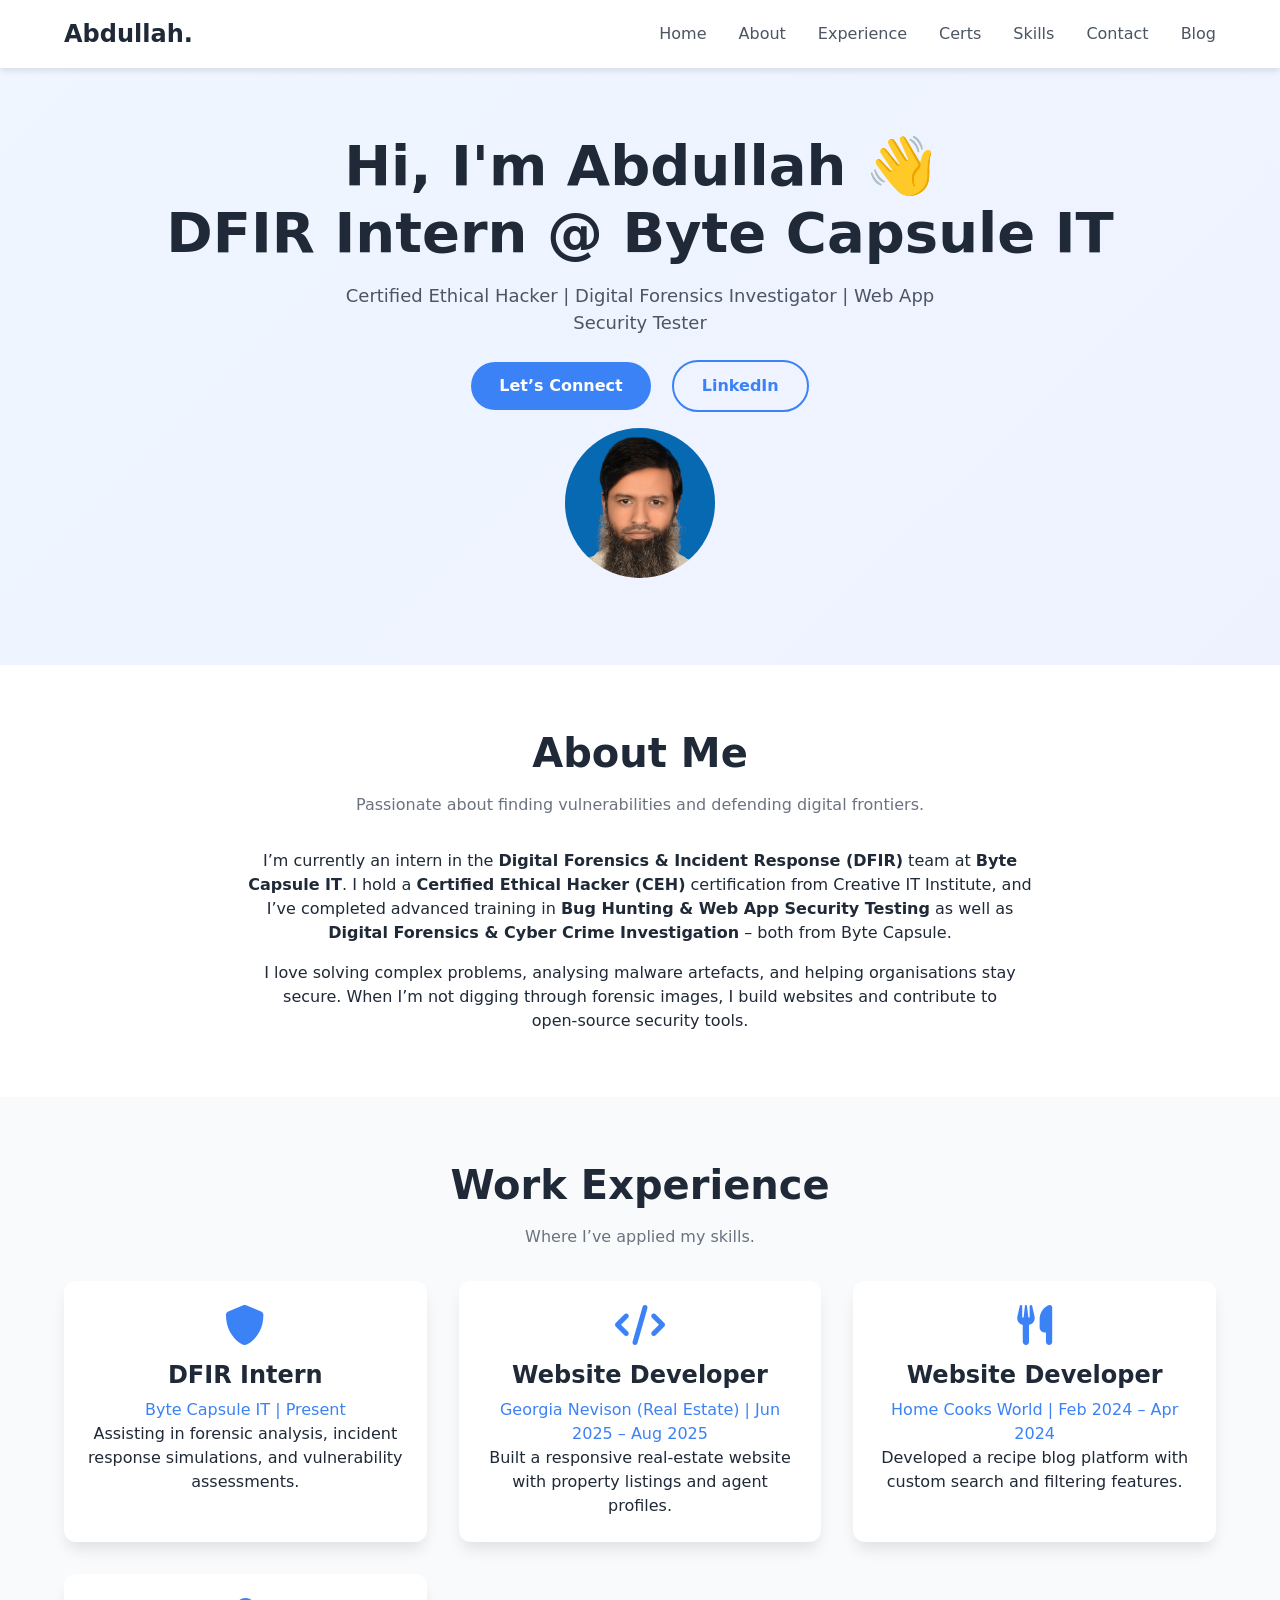
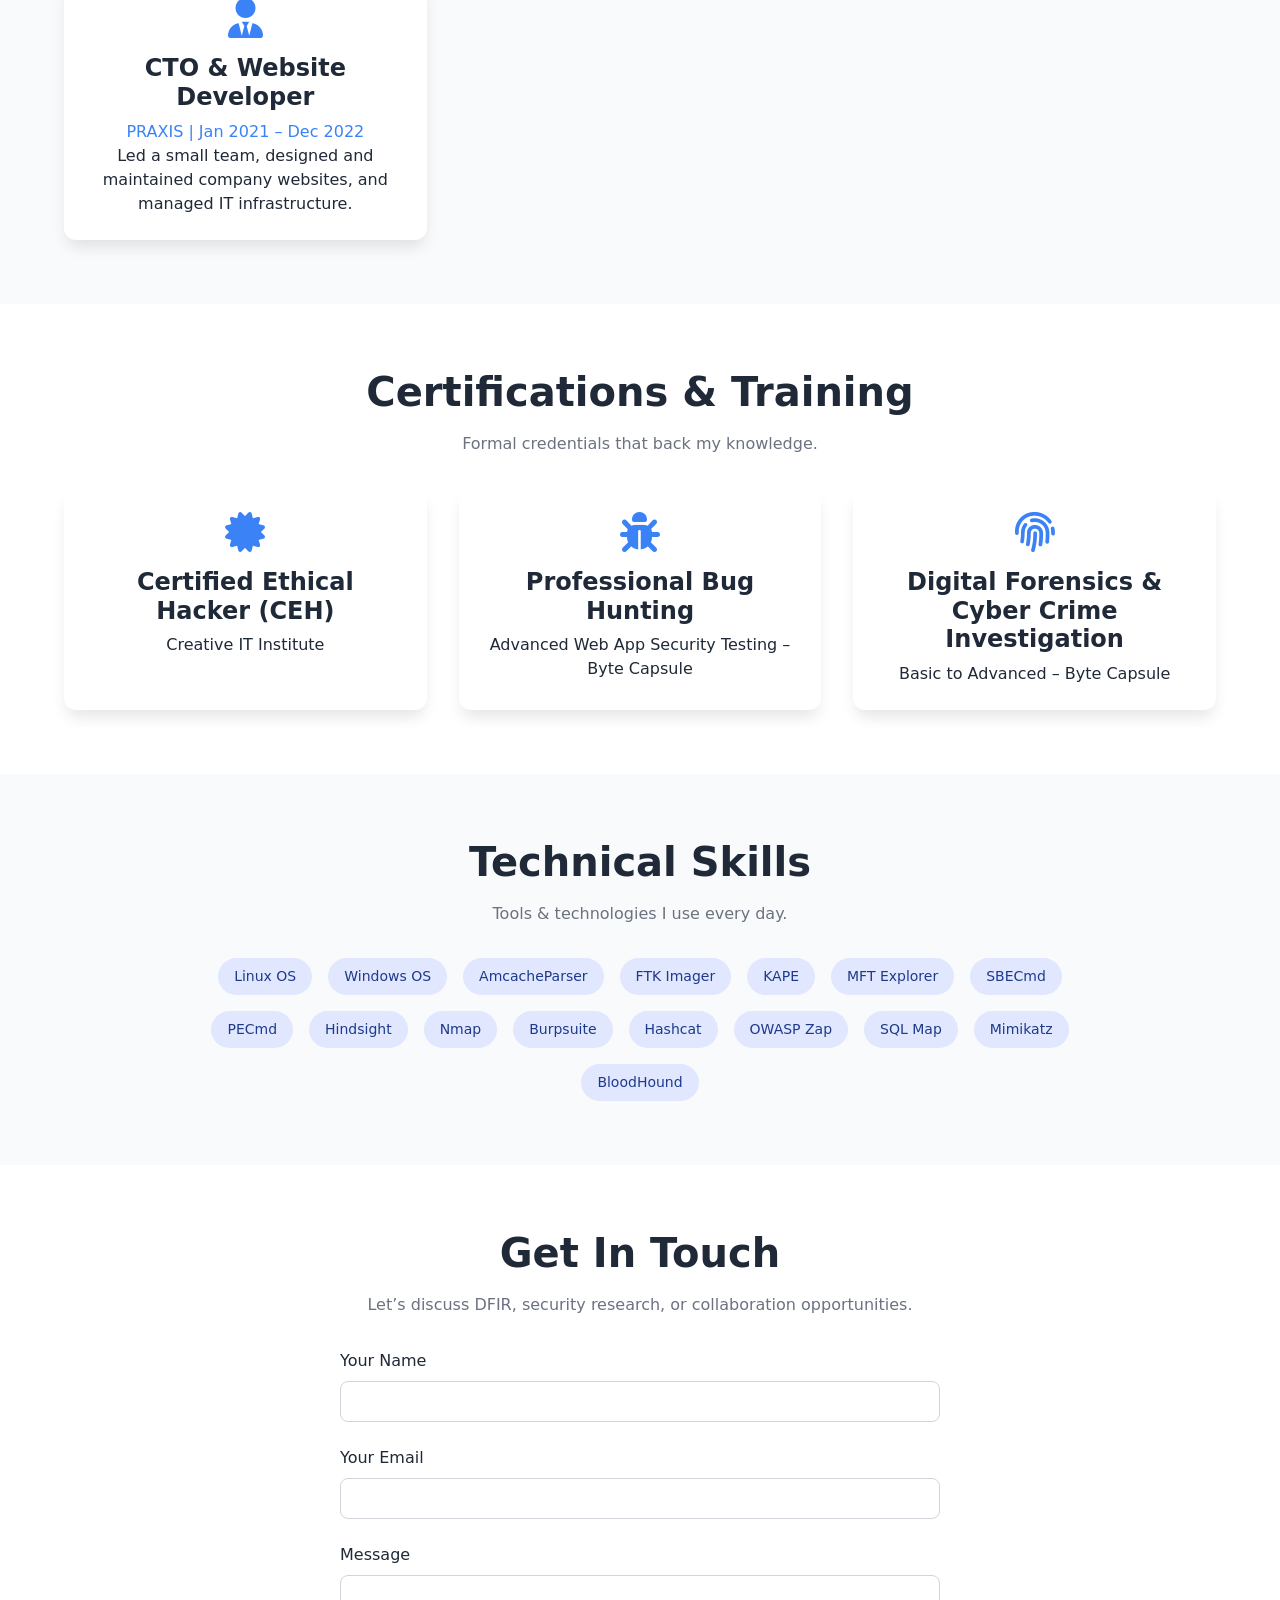
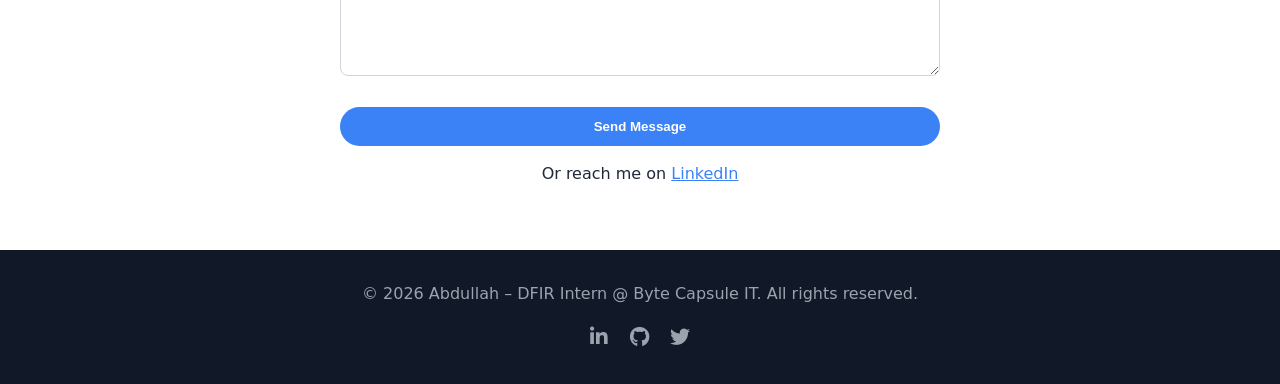
<file: index.html>
<!DOCTYPE html>
<html lang="en">
<head>
    <meta charset="UTF-8">
    <meta name="viewport" content="width=device-width, initial-scale=1.0">
    <title>Abdullah | DFIR & Cybersecurity Intern</title>
    <link rel="stylesheet" href="style.css">
    <!-- Font Awesome Icons -->
    <link rel="stylesheet" href="https://cdnjs.cloudflare.com/ajax/libs/font-awesome/6.0.0-beta3/css/all.min.css">
</head>
<body>
    <nav class="navbar">
        <div class="nav-container">
            <a href="index.html" class="logo">Abdullah.</a>
            <div class="nav-links">
                <a href="index.html">Home</a>
                <a href="#about">About</a>
                <a href="#experience">Experience</a>
                <a href="#certifications">Certs</a>
                <a href="#skills">Skills</a>
                <a href="#contact">Contact</a>
                <a href="case-study.html">Blog</a>
            </div>
            <button class="mobile-menu-btn" id="mobileMenuBtn">☰</button>
        </div>
        <div class="mobile-menu" id="mobileMenu">
            <a href="index.html">Home</a>
            <a href="#about">About</a>
            <a href="#experience">Experience</a>
            <a href="#certifications">Certs</a>
            <a href="#skills">Skills</a>
            <a href="#contact">Contact</a>
            <a href="case-study.html">Blog</a>
        </div>
    </nav>

    <!-- Hero Section -->
    <section class="hero">
        <div class="container">
            <h1>Hi, I'm Abdullah 👋<br> DFIR Intern @ Byte Capsule IT</h1>
            <p>Certified Ethical Hacker | Digital Forensics Investigator | Web App Security Tester</p>
            <a href="#contact" class="btn">Let’s Connect</a>
            <a href="https://linkedin.com/in/ahammadabdullah/" target="_blank" class="btn btn-outline" style="margin-left: 1rem;">LinkedIn</a>
        </div>
        <img src="images/profile.jpg" alt="Abdullah" style="width: 150px; border-radius: 50%; margin: 1rem 0;">
    </section>

    <!-- About Section -->
    <section id="about" class="section">
        <div class="container">
            <div class="section-title">
                <h2>About Me</h2>
                <p>Passionate about finding vulnerabilities and defending digital frontiers.</p>
            </div>
            <div style="max-width: 800px; margin: 0 auto; text-align: center;">
                <p>I’m currently an intern in the <strong>Digital Forensics & Incident Response (DFIR)</strong> team at <strong>Byte Capsule IT</strong>. I hold a <strong>Certified Ethical Hacker (CEH)</strong> certification from Creative IT Institute, and I’ve completed advanced training in <strong>Bug Hunting & Web App Security Testing</strong> as well as <strong>Digital Forensics & Cyber Crime Investigation</strong> – both from Byte Capsule.</p>
                <p style="margin-top: 1rem;">I love solving complex problems, analysing malware artefacts, and helping organisations stay secure. When I’m not digging through forensic images, I build websites and contribute to open‑source security tools.</p>
            </div>
        </div>
    </section>

    <!-- Experience Section -->
    <section id="experience" class="section bg-gray">
        <div class="container">
            <div class="section-title">
                <h2>Work Experience</h2>
                <p>Where I’ve applied my skills.</p>
            </div>
            <div class="grid-3">
                <div class="card">
                    <i class="fas fa-shield-alt"></i>
                    <h3>DFIR Intern</h3>
                    <p style="color:#3b82f6; font-weight:500;">Byte Capsule IT | Present</p>
                    <p>Assisting in forensic analysis, incident response simulations, and vulnerability assessments.</p>
                </div>
                <div class="card">
                    <i class="fas fa-code"></i>
                    <h3>Website Developer</h3>
                    <p style="color:#3b82f6; font-weight:500;">Georgia Nevison (Real Estate) | Jun 2025 – Aug 2025</p>
                    <p>Built a responsive real‑estate website with property listings and agent profiles.</p>
                </div>
                <div class="card">
                    <i class="fas fa-utensils"></i>
                    <h3>Website Developer</h3>
                    <p style="color:#3b82f6; font-weight:500;">Home Cooks World | Feb 2024 – Apr 2024</p>
                    <p>Developed a recipe blog platform with custom search and filtering features.</p>
                </div>
                <div class="card">
                    <i class="fas fa-user-tie"></i>
                    <h3>CTO & Website Developer</h3>
                    <p style="color:#3b82f6; font-weight:500;">PRAXIS | Jan 2021 – Dec 2022</p>
                    <p>Led a small team, designed and maintained company websites, and managed IT infrastructure.</p>
                </div>
            </div>
        </div>
    </section>

    <!-- Certifications Section -->
    <section id="certifications" class="section">
        <div class="container">
            <div class="section-title">
                <h2>Certifications & Training</h2>
                <p>Formal credentials that back my knowledge.</p>
            </div>
            <div class="grid-3">
                <div class="card">
                    <i class="fas fa-certificate"></i>
                    <h3>Certified Ethical Hacker (CEH)</h3>
                    <p>Creative IT Institute</p>
                </div>
                <div class="card">
                    <i class="fas fa-bug"></i>
                    <h3>Professional Bug Hunting</h3>
                    <p>Advanced Web App Security Testing – Byte Capsule</p>
                </div>
                <div class="card">
                    <i class="fas fa-fingerprint"></i>
                    <h3>Digital Forensics & Cyber Crime Investigation</h3>
                    <p>Basic to Advanced – Byte Capsule</p>
                </div>
            </div>
        </div>
    </section>

    <!-- Skills Section -->
    <section id="skills" class="section bg-gray">
        <div class="container">
            <div class="section-title">
                <h2>Technical Skills</h2>
                <p>Tools & technologies I use every day.</p>
            </div>
            <div style="display: flex; flex-wrap: wrap; gap: 1rem; justify-content: center; max-width: 900px; margin: 0 auto;">
                <!-- List all skills as badges -->
                <span class="skill-badge">Linux OS</span>
                <span class="skill-badge">Windows OS</span>
                <span class="skill-badge">AmcacheParser</span>
                <span class="skill-badge">FTK Imager</span>
                <span class="skill-badge">KAPE</span>
                <span class="skill-badge">MFT Explorer</span>
                <span class="skill-badge">SBECmd</span>
                <span class="skill-badge">PECmd</span>
                <span class="skill-badge">Hindsight</span>
                <span class="skill-badge">Nmap</span>
                <span class="skill-badge">Burpsuite</span>
                <span class="skill-badge">Hashcat</span>
                <span class="skill-badge">OWASP Zap</span>
                <span class="skill-badge">SQL Map</span>
                <span class="skill-badge">Mimikatz</span>
                <span class="skill-badge">BloodHound</span>
            </div>
        </div>
    </section>

    <!-- Contact Section -->
    <section id="contact" class="section">
        <div class="container">
            <div class="section-title">
                <h2>Get In Touch</h2>
                <p>Let’s discuss DFIR, security research, or collaboration opportunities.</p>
            </div>
            <div style="max-width: 600px; margin: 0 auto;">
                <form id="contactForm">
                    <div class="form-group">
                        <label for="name">Your Name</label>
                        <input type="text" id="name" required>
                    </div>
                    <div class="form-group">
                        <label for="email">Your Email</label>
                        <input type="email" id="email" required>
                    </div>
                    <div class="form-group">
                        <label for="message">Message</label>
                        <textarea id="message" rows="5" required></textarea>
                    </div>
                    <button type="submit" class="btn" style="width:100%;">Send Message</button>
                    <p id="formStatus" class="text-center mt-4" style="font-size:0.875rem;"></p>
                </form>
                <div class="text-center mt-4">
                    <p>Or reach me on <a href="https://linkedin.com/in/ahammadabdullah/" target="_blank" style="color:#3b82f6;">LinkedIn</a></p>
                </div>
            </div>
        </div>
    </section>

    <footer class="footer">
        <div class="container">
            <p>&copy; 2026 Abdullah – DFIR Intern @ Byte Capsule IT. All rights reserved.</p>
            <div class="social">
                <a href="https://linkedin.com/in/ahammadabdullah/" target="_blank"><i class="fab fa-linkedin-in"></i></a>
                <a href="#"><i class="fab fa-github"></i></a>
                <a href="#"><i class="fab fa-twitter"></i></a>
            </div>
        </div>
    </footer>

    <script>
        // Mobile menu toggle
        const btn = document.getElementById('mobileMenuBtn');
        const menu = document.getElementById('mobileMenu');
        if (btn && menu) {
            btn.addEventListener('click', () => {
                menu.classList.toggle('show');
            });
        }

        // Contact form demo (no backend)
        const form = document.getElementById('contactForm');
        const status = document.getElementById('formStatus');
        if (form) {
            form.addEventListener('submit', (e) => {
                e.preventDefault();
                status.textContent = 'Thank you! I’ll get back to you soon.';
                status.style.color = '#10b981';
                form.reset();
                setTimeout(() => { status.textContent = ''; }, 3000);
            });
        }
    </script>
</body>
</html>
</file>
<file: style.css>
/* style.css */
* {
    margin: 0;
    padding: 0;
    box-sizing: border-box;
}

body {
    font-family: 'Inter', system-ui, -apple-system, 'Segoe UI', Roboto, Helvetica, Arial, sans-serif;
    background-color: #ffffff;
    color: #1f2937;
    line-height: 1.5;
}

.container {
    max-width: 1200px;
    margin: 0 auto;
    padding: 0 1.5rem;
}

/* Typography */
h1, h2, h3 {
    font-weight: 700;
    line-height: 1.2;
}

h1 {
    font-size: 3rem;
    margin-bottom: 1rem;
}

h2 {
    font-size: 2rem;
    margin-bottom: 1rem;
}

h3 {
    font-size: 1.25rem;
    margin-bottom: 0.5rem;
}

@media (min-width: 768px) {
    h1 { font-size: 3.5rem; }
    h2 { font-size: 2.5rem; }
    h3 { font-size: 1.5rem; }
}

/* Buttons */
.btn {
    display: inline-block;
    background-color: #3b82f6;
    color: white;
    font-weight: 600;
    padding: 0.75rem 1.75rem;
    border-radius: 9999px;
    text-decoration: none;
    transition: background-color 0.3s ease;
    border: none;
    cursor: pointer;
}

.btn:hover {
    background-color: #2563eb;
}

.btn-outline {
    background-color: transparent;
    border: 2px solid #3b82f6;
    color: #3b82f6;
}

.btn-outline:hover {
    background-color: #3b82f6;
    color: white;
}

/* Navigation */
.navbar {
    background-color: white;
    box-shadow: 0 4px 6px -1px rgba(0,0,0,0.1);
    position: sticky;
    top: 0;
    z-index: 50;
}

.nav-container {
    display: flex;
    justify-content: space-between;
    align-items: center;
    padding: 1rem 1.5rem;
    max-width: 1200px;
    margin: 0 auto;
}

.logo {
    font-size: 1.5rem;
    font-weight: 800;
    color: #1f2937;
    text-decoration: none;
}

.nav-links {
    display: none;
    gap: 2rem;
}

.nav-links a {
    text-decoration: none;
    color: #4b5563;
    font-weight: 500;
    transition: color 0.2s;
}

.nav-links a:hover {
    color: #3b82f6;
}

.mobile-menu-btn {
    background: none;
    border: none;
    font-size: 1.5rem;
    cursor: pointer;
    display: block;
}

@media (min-width: 768px) {
    .nav-links { display: flex; }
    .mobile-menu-btn { display: none; }
}

.mobile-menu {
    display: none;
    flex-direction: column;
    background-color: white;
    padding: 1rem 1.5rem;
    border-top: 1px solid #e5e7eb;
}

.mobile-menu a {
    padding: 0.75rem 0;
    text-decoration: none;
    color: #4b5563;
}

.mobile-menu.show {
    display: flex;
}

/* Hero section */
.hero {
    background: linear-gradient(135deg, #eff6ff 0%, #eef2ff 100%);
    padding: 4rem 0;
    text-align: center;
}

.hero p {
    font-size: 1.125rem;
    color: #4b5563;
    max-width: 600px;
    margin: 1rem auto 1.5rem;
}

/* Sections */
.section {
    padding: 4rem 0;
}

.section-title {
    text-align: center;
    margin-bottom: 2rem;
}

.section-title p {
    color: #6b7280;
    max-width: 600px;
    margin: 0.5rem auto 0;
}

/* Grids */
.grid-3, .grid-4 {
    display: grid;
    gap: 2rem;
}

.grid-3 {
    grid-template-columns: 1fr;
}

.grid-4 {
    grid-template-columns: 1fr;
}

@media (min-width: 768px) {
    .grid-3 { grid-template-columns: repeat(3, 1fr); }
    .grid-4 { grid-template-columns: repeat(2, 1fr); }
}

@media (min-width: 1024px) {
    .grid-4 { grid-template-columns: repeat(4, 1fr); }
}

/* Cards */
.card {
    background-color: white;
    border-radius: 0.75rem;
    padding: 1.5rem;
    box-shadow: 0 10px 15px -3px rgba(0,0,0,0.1);
    transition: transform 0.2s, box-shadow 0.2s;
    text-align: center;
}

.card:hover {
    transform: translateY(-5px);
    box-shadow: 0 20px 25px -5px rgba(0,0,0,0.1);
}

.card i {
    font-size: 2.5rem;
    color: #3b82f6;
    margin-bottom: 1rem;
}

.portfolio-card, .blog-card {
    background: white;
    border-radius: 0.75rem;
    overflow: hidden;
    box-shadow: 0 10px 15px -3px rgba(0,0,0,0.1);
}

.portfolio-card img, .blog-card img {
    width: 100%;
    height: 200px;
    object-fit: cover;
}

.portfolio-card-content, .blog-card-content {
    padding: 1.25rem;
}

.team-card img {
    width: 120px;
    height: 120px;
    border-radius: 50%;
    object-fit: cover;
    margin: 0 auto 1rem;
}

/* Form */
.form-group {
    margin-bottom: 1.5rem;
}

.form-group label {
    display: block;
    margin-bottom: 0.5rem;
    font-weight: 500;
}

.form-group input, .form-group textarea {
    width: 100%;
    padding: 0.75rem;
    border: 1px solid #d1d5db;
    border-radius: 0.5rem;
    font-family: inherit;
}

.form-group input:focus, .form-group textarea:focus {
    outline: none;
    border-color: #3b82f6;
    ring: 2px solid #3b82f6;
}

/* Blog post page */
.blog-post {
    max-width: 800px;
    margin: 2rem auto;
    padding: 0 1.5rem;
}

.blog-post h1 {
    font-size: 2.5rem;
    margin-bottom: 1rem;
}

.blog-meta {
    color: #6b7280;
    margin-bottom: 1.5rem;
    border-bottom: 1px solid #e5e7eb;
    padding-bottom: 0.5rem;
}

.blog-post img {
    width: 100%;
    border-radius: 0.75rem;
    margin: 1.5rem 0;
}

/* Footer */
.footer {
    background-color: #111827;
    color: #9ca3af;
    text-align: center;
    padding: 2rem 0;
}

.footer .social {
    margin-top: 1rem;
}

.footer .social a {
    color: #9ca3af;
    margin: 0 0.5rem;
    font-size: 1.25rem;
    text-decoration: none;
}

.footer .social a:hover {
    color: white;
}

/* Utility */
.text-center { text-align: center; }
.bg-gray { background-color: #f9fafb; }
.mt-4 { margin-top: 1rem; }
.mb-4 { margin-bottom: 1rem; }

/* Skill badges */
.skill-badge {
    background-color: #e0e7ff;
    color: #1e3a8a;
    padding: 0.5rem 1rem;
    border-radius: 9999px;
    font-size: 0.875rem;
    font-weight: 500;
    transition: all 0.2s;
}

.skill-badge:hover {
    background-color: #3b82f6;
    color: white;
}
</file>
